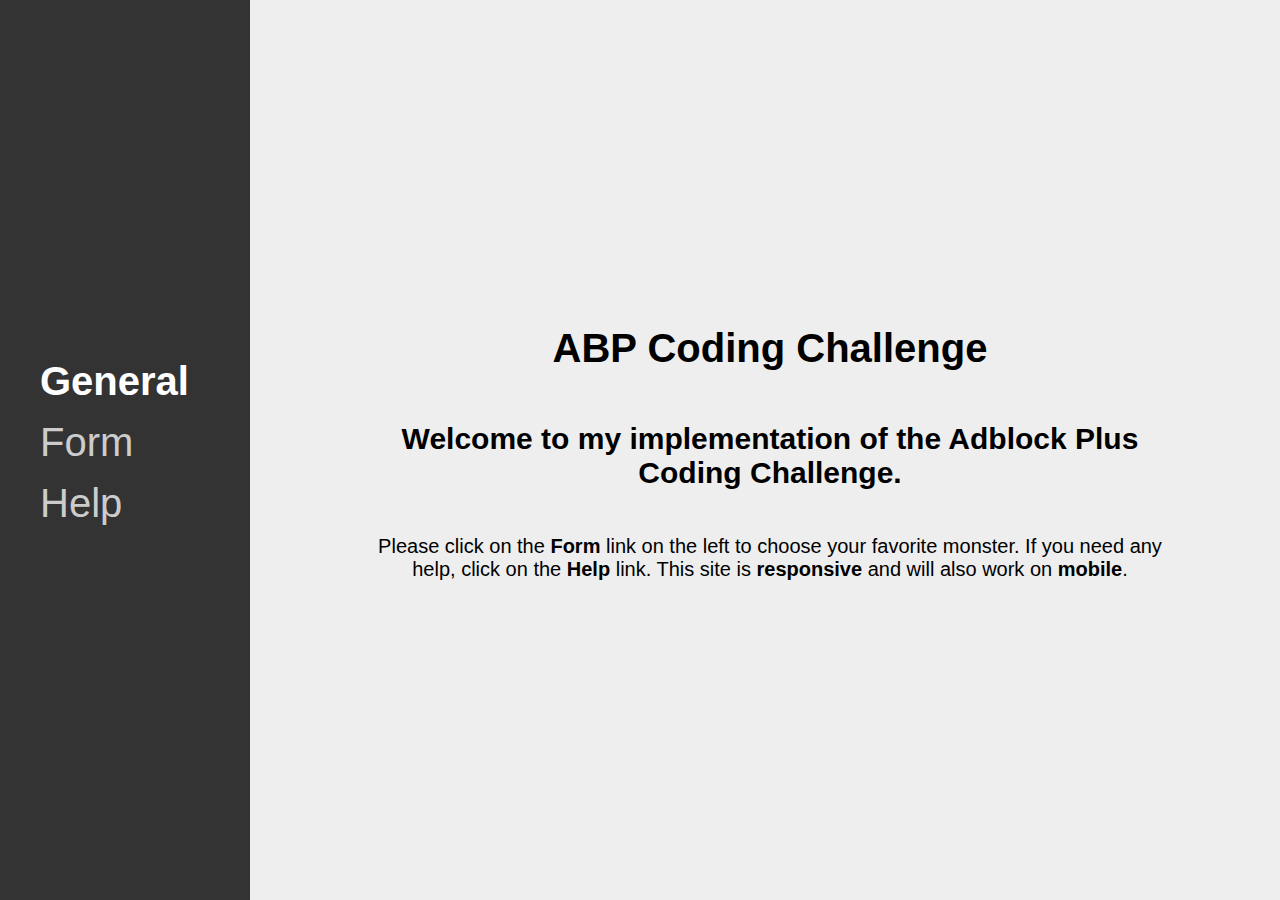
<file: index.html>
<!DOCTYPE html>
<html lang="en">
  <head>
    <meta charset="UTF-8" />
    <meta http-equiv="X-UA-Compatible" content="IE=edge" />
    <meta name="viewport" content="width=device-width, initial-scale=1.0" />
    <title>General</title>
    <link rel="shortcut icon" href="#" />
    <link rel="stylesheet" href="./styles.css" />
    <script src="Components/navbar.js" type="text/javascript"></script>
  </head>
  <body>
    <div>
      <navbar-component></navbar-component>
      <main class="mainContentContainer">
        <h1>ABP Coding Challenge</h1>
        <h2>
          Welcome to my implementation of the Adblock Plus Coding Challenge.
        </h2>
        <p>
          Please click on the <strong>Form</strong> link on the left to choose
          your favorite monster. If you need any help, click on the
          <strong>Help</strong> link. This site is
          <strong>responsive</strong> and will also work on
          <strong>mobile</strong>.
        </p>
      </main>
    </div>
  </body>
</html>
</file>
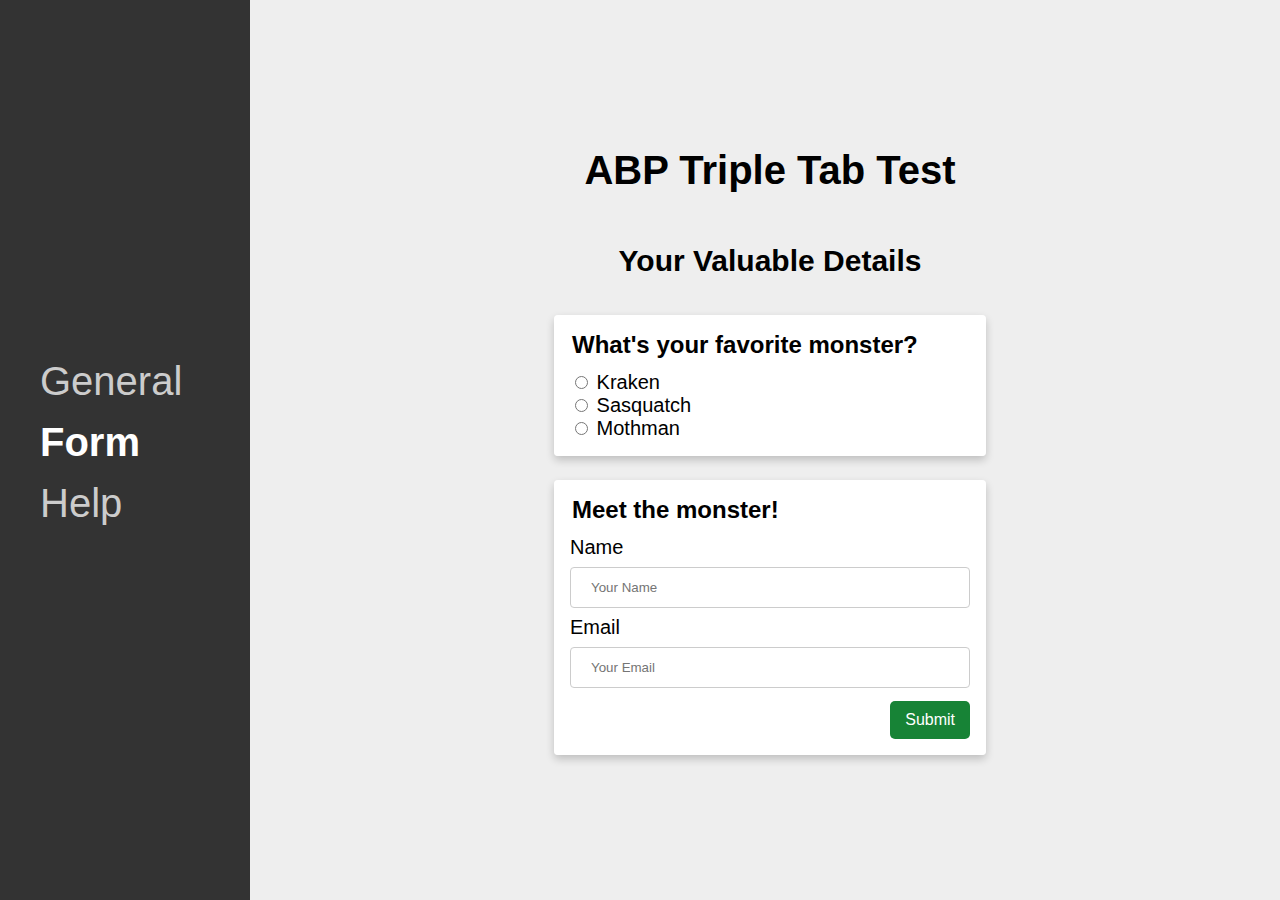
<file: Pages/Form/form.html>
<!DOCTYPE html>
<html lang="en">
  <head>
    <meta charset="UTF-8" />
    <meta http-equiv="X-UA-Compatible" content="IE=edge" />
    <meta name="viewport" content="width=device-width, initial-scale=1.0" />
    <title>Form</title>
    <link rel="shortcut icon" href="#" />
    <link rel="stylesheet" href="../../styles.css" />
    <script src="../../Components/navbar.js" type="text/javascript"></script>
    <script src="../../Scripts/Form/form.js"></script>
  </head>
  <body>
    <div>
      <navbar-component></navbar-component>
      <main class="mainContentContainer">
        <h1>ABP Triple Tab Test</h1>
        <h2>Your Valuable Details</h2>
        <form id="monsterForm" onsubmit="return handleSubmit(event)">
          <fieldset>
            <legend>What's your favorite monster?</legend>
            <input
              type="radio"
              id="kraken"
              name="monster"
              value="Kraken"
              required
            />
            <label for="kraken">Kraken</label>
            <br />
            <input
              type="radio"
              id="sasquatch"
              name="monster"
              value="Sasquatch"
              required
            />
            <label for="sasquatch">Sasquatch</label>
            <br />
            <input
              type="radio"
              id="mothman"
              name="monster"
              value="Mothman"
              required
            />
            <label for="mothman">Mothman</label>
          </fieldset>
          <fieldset>
            <legend>Meet the monster!</legend>
            <label for="fname">Name</label><br />
            <input
              type="text"
              id="name"
              name="name"
              placeholder="Your Name"
              required
            />
            <br />
            <label for="email">Email</label><br />
            <input
              type="email"
              id="email"
              name="email"
              placeholder="Your Email"
              required
            />
            <br />
            <input type="submit" value="Submit" class="submit-btn" />
          </fieldset>
        </form>
      </main>
    </div>
  </body>
</html>
</file>
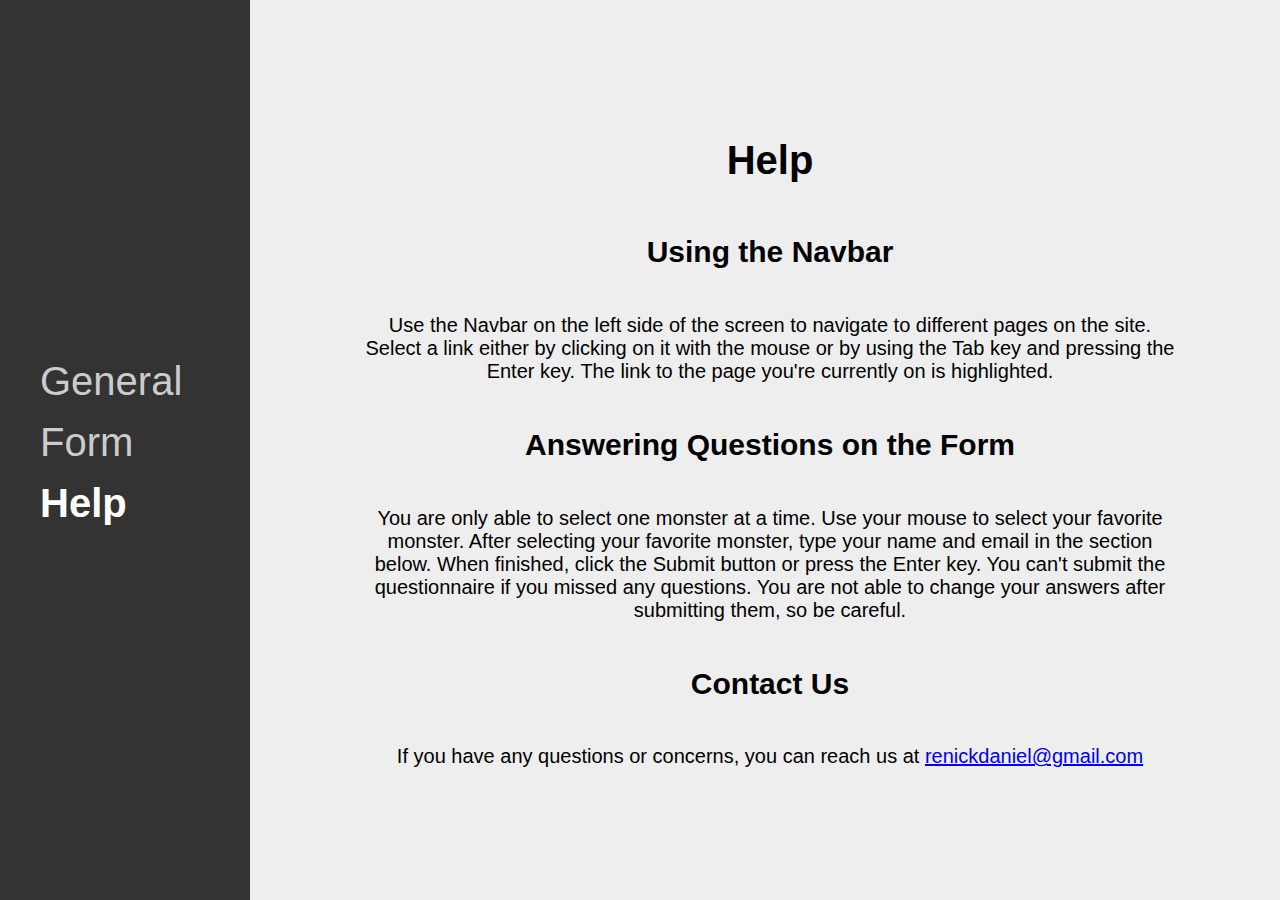
<file: Pages/Help/help.html>
<!DOCTYPE html>
<html lang="en">
  <head>
    <meta charset="UTF-8" />
    <meta http-equiv="X-UA-Compatible" content="IE=edge" />
    <meta name="viewport" content="width=device-width, initial-scale=1.0" />
    <title>Help</title>
    <link rel="shortcut icon" href="#" />
    <link rel="stylesheet" href="../../styles.css" />
    <script src="../../Components/navbar.js" type="text/javascript"></script>
  </head>
  <body>
    <div>
      <navbar-component></navbar-component>
      <main class="mainContentContainer">
        <h1>Help</h1>
        <h2>Using the Navbar</h2>
        <p>
          Use the Navbar on the left side of the screen to navigate to different
          pages on the site. Select a link either by clicking on it with the
          mouse or by using the Tab key and pressing the Enter key. The link to
          the page you're currently on is highlighted.
        </p>
        <h2>Answering Questions on the Form</h2>
        <p>
          You are only able to select one monster at a time. Use your mouse to
          select your favorite monster. After selecting your favorite monster,
          type your name and email in the section below. When finished, click
          the Submit button or press the Enter key. You can't submit the
          questionnaire if you missed any questions. You are not able to change
          your answers after submitting them, so be careful.
        </p>
        <h2>Contact Us</h2>
        <p>
          If you have any questions or concerns, you can reach us at
          <a href="mailto: renickdaniel@gmail.com">renickdaniel@gmail.com</a>
        </p>
      </main>
    </div>
  </body>
</html>
</file>
<file: styles.css>
html body {
  background-color: #eeeeee;
  font-family: Arial, Helvetica, sans-serif;
  margin: 0;
  font-size: 1.25rem;
}

p,
h2,
h1 {
  text-align: center;
  max-width: 80%;
}

ul {
  list-style-type: none;
}

li {
  margin-bottom: 1rem;
}

nav {
  display: flex;
  align-items: center;
  justify-content: start;
  height: 100%;
  width: 250px;
  background-color: #ffffff;
  position: fixed !important;
  z-index: 1;
  overflow: auto;
  background-color: #333333;
}

fieldset {
  background-color: #ffffff;
  box-shadow: 0 4px 8px 0 rgba(0, 0, 0, 0.2);
  padding: 1rem;
  width: 400px;
  margin-top: 12px;
  margin-bottom: 24px;
  border-radius: 4px;
  border: none;
}

legend {
  font-weight: bold;
  float: left;
  font-size: 1.5rem;
  margin-bottom: 0.5em;
  width: 100%;
}

input[type="text"],
input[type="email"] {
  width: 100%;
  padding: 12px 20px;
  margin: 8px 0;
  display: inline-block;
  border: 1px solid #cccccc;
  border-radius: 4px;
  box-sizing: border-box;
}

input[type="submit"] {
  background-color: #178336;
  border: none;
  border-radius: 5px;
  font-size: 1rem;
  color: #fff;
  padding: 10px 15px;
  text-decoration: none;
  margin-top: 5px;
  cursor: pointer;
}

input[type="submit"]:hover {
  background-color: #086623;
}

input[type="submit"]:disabled {
  background-color: #777777;
  cursor: default;
}

.mainContentContainer {
  position: relative;
  padding-left: 260px;
  display: flex;
  flex-direction: column;
  justify-content: center;
  align-items: center;
  min-height: 100vh;
  max-width: 80vw;
}

.nav-link {
  font-size: 2.5rem;
  text-decoration: none;
  color: #ccc;
}

.nav-link:hover {
  color: #34be5b;
}

.nav-link:focus {
  color: #34be5b;
  outline: none;
}

.currentPageLink {
  color: #ffffff;
  font-weight: bolder;
}

.submit-btn {
  float: right;
}

/*Mobile Styles*/

@media only screen and (max-width: 700px) {
  html body {
    background-color: #eeeeee;
    font-family: Arial, Helvetica, sans-serif;
    margin: 0;
    font-size: 1rem;
  }

  nav {
    display: flex;
    flex-direction: row;
    width: 100%;
    height: 50px;
    background-color: #ffffff;
    position: fixed !important;
    z-index: 1;
    overflow: auto;
    background-color: #333333;
  }

  ul {
    overflow: hidden;
    position: fixed;
    top: 0;
    margin: 0;
    padding: 0;
    width: 100%;
  }
  ul li {
    list-style-type: none;
    display: inline-block;
  }
  ul li a {
    display: block;
    padding: 15px 20px 15px 20px;
    text-decoration: none;
    font-size: 18px;
  }

  fieldset {
    width: 250px;
  }

  .nav-link {
    font-size: 1rem;
    text-decoration: none;
    color: #ccc;
  }

  .currentPageLink {
    color: #ffffff;
    font-weight: bolder;
  }

  .mainContentContainer {
    position: relative;
    z-index: 0;
    padding-top: 100px;
    padding-left: 2rem;
    justify-content: start;
  }
}
</file>
